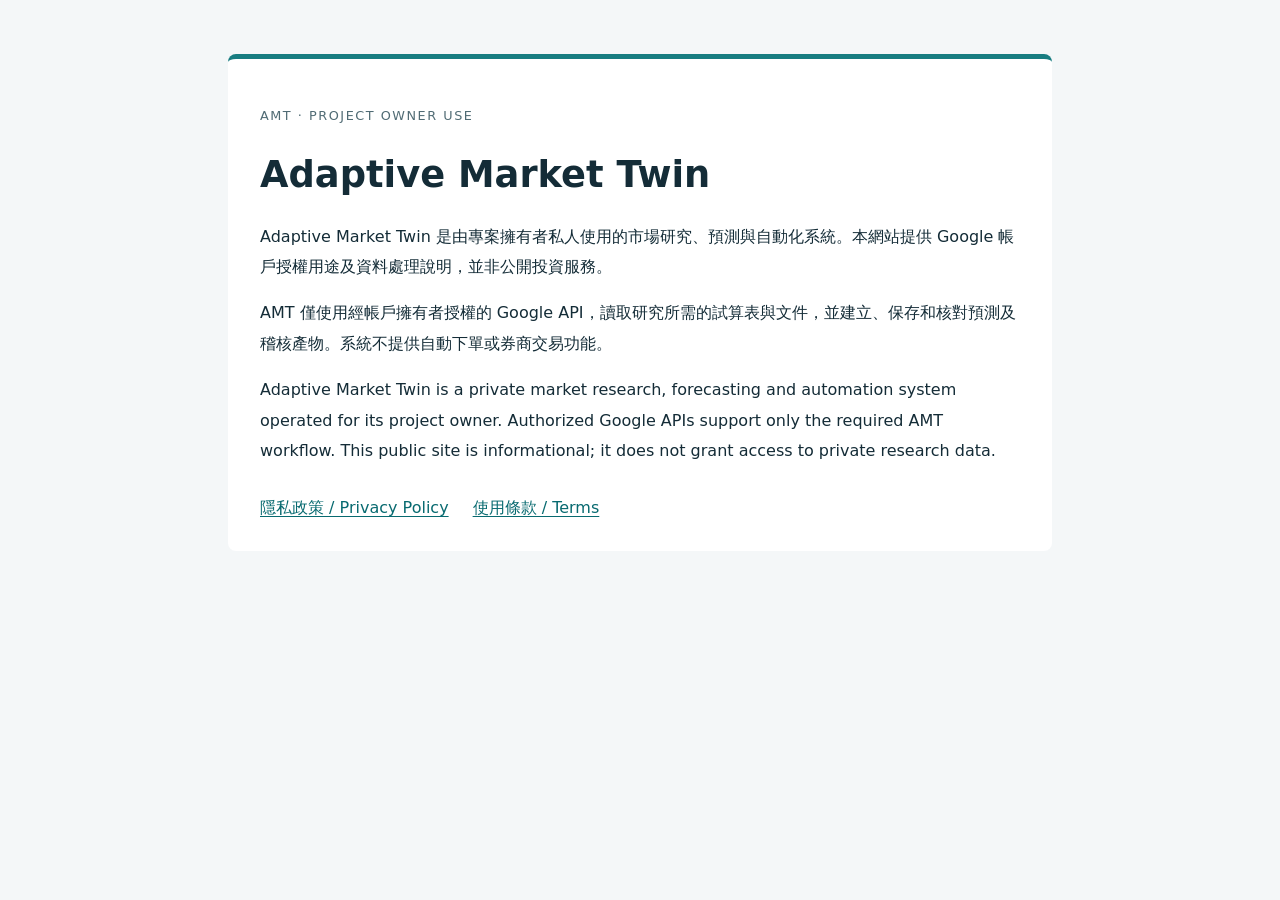
<file: index.html>
<!doctype html>
<html lang="zh-Hant"><head><meta charset="utf-8"><meta name="viewport" content="width=device-width,initial-scale=1"><title>Adaptive Market Twin</title><link rel="stylesheet" href="/style.css"></head><body><main>
<p class="label">AMT · PROJECT OWNER USE</p><h1>Adaptive Market Twin</h1>
<p>Adaptive Market Twin 是由專案擁有者私人使用的市場研究、預測與自動化系統。本網站提供 Google 帳戶授權用途及資料處理說明，並非公開投資服務。</p>
<p>AMT 僅使用經帳戶擁有者授權的 Google API，讀取研究所需的試算表與文件，並建立、保存和核對預測及稽核產物。系統不提供自動下單或券商交易功能。</p>
<p>Adaptive Market Twin is a private market research, forecasting and automation system operated for its project owner. Authorized Google APIs support only the required AMT workflow. This public site is informational; it does not grant access to private research data.</p>
<nav><a href="/privacy/">隱私政策 / Privacy Policy</a><a href="/terms/">使用條款 / Terms</a></nav>
</main></body></html>
</file>
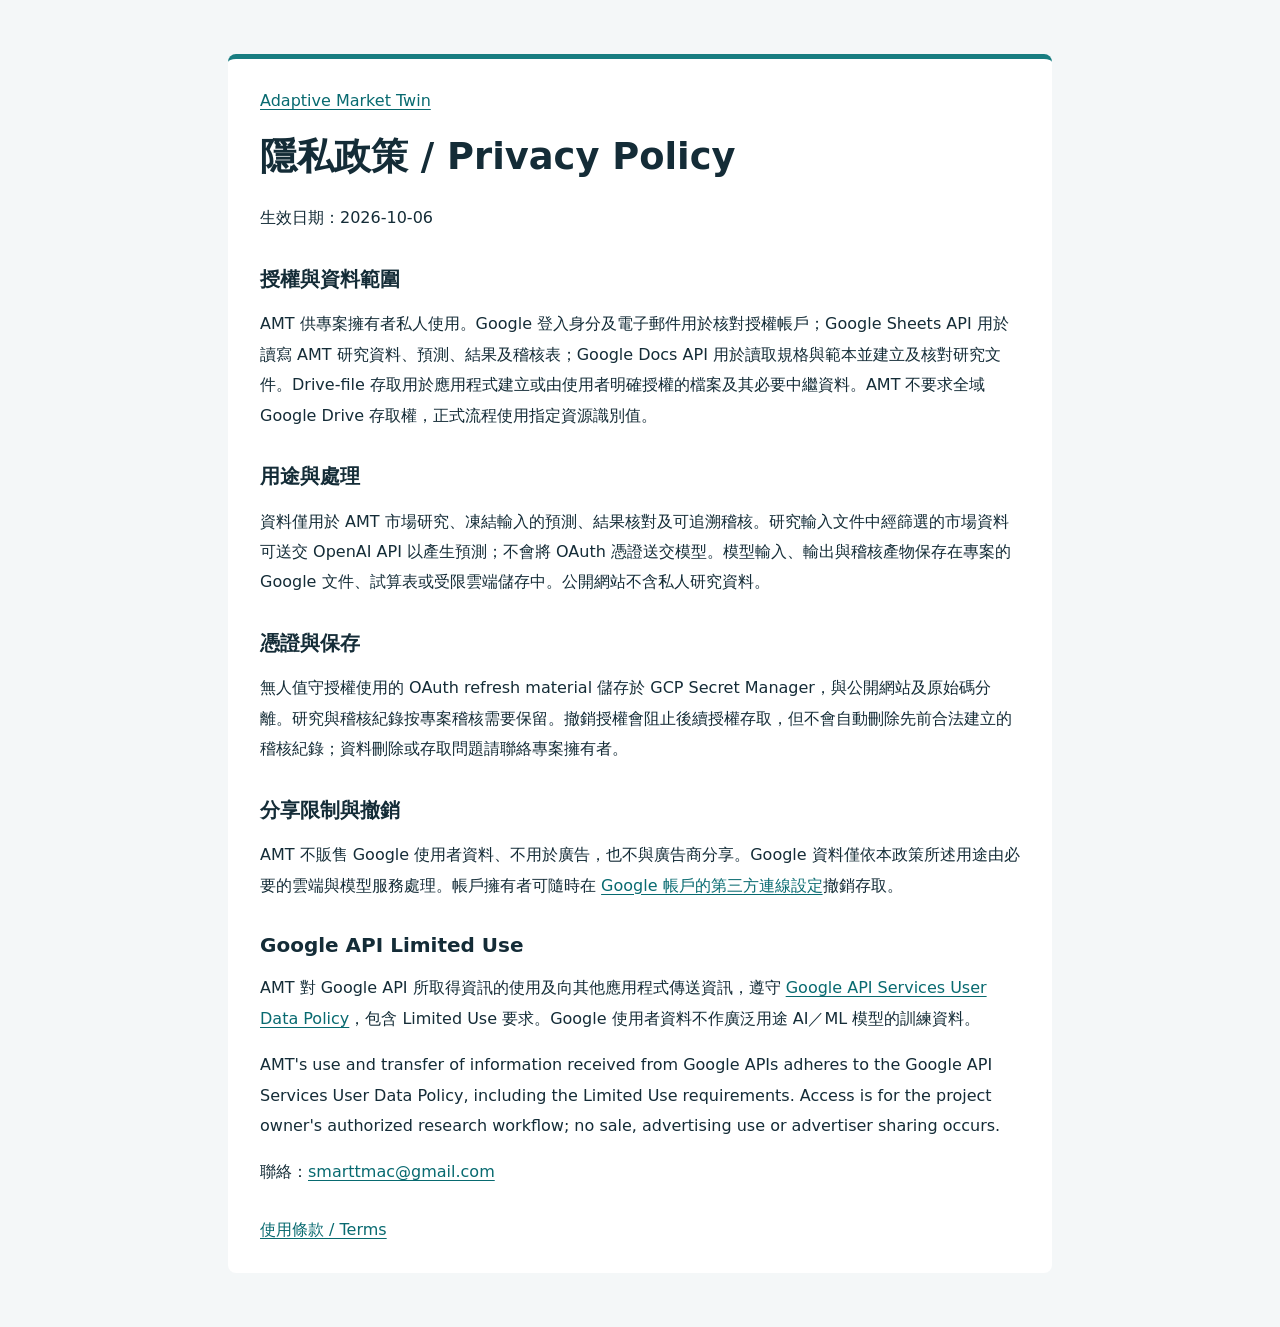
<file: privacy/index.html>
<!doctype html>
<html lang="zh-Hant"><head><meta charset="utf-8"><meta name="viewport" content="width=device-width,initial-scale=1"><title>Privacy · Adaptive Market Twin</title><link rel="stylesheet" href="/style.css"></head><body><main>
<a href="/">Adaptive Market Twin</a><h1>隱私政策 / Privacy Policy</h1><p>生效日期：2026-10-06</p>
<h2>授權與資料範圍</h2><p>AMT 供專案擁有者私人使用。Google 登入身分及電子郵件用於核對授權帳戶；Google Sheets API 用於讀寫 AMT 研究資料、預測、結果及稽核表；Google Docs API 用於讀取規格與範本並建立及核對研究文件。Drive-file 存取用於應用程式建立或由使用者明確授權的檔案及其必要中繼資料。AMT 不要求全域 Google Drive 存取權，正式流程使用指定資源識別值。</p>
<h2>用途與處理</h2><p>資料僅用於 AMT 市場研究、凍結輸入的預測、結果核對及可追溯稽核。研究輸入文件中經篩選的市場資料可送交 OpenAI API 以產生預測；不會將 OAuth 憑證送交模型。模型輸入、輸出與稽核產物保存在專案的 Google 文件、試算表或受限雲端儲存中。公開網站不含私人研究資料。</p>
<h2>憑證與保存</h2><p>無人值守授權使用的 OAuth refresh material 儲存於 GCP Secret Manager，與公開網站及原始碼分離。研究與稽核紀錄按專案稽核需要保留。撤銷授權會阻止後續授權存取，但不會自動刪除先前合法建立的稽核紀錄；資料刪除或存取問題請聯絡專案擁有者。</p>
<h2>分享限制與撤銷</h2><p>AMT 不販售 Google 使用者資料、不用於廣告，也不與廣告商分享。Google 資料僅依本政策所述用途由必要的雲端與模型服務處理。帳戶擁有者可隨時在 <a href="https://myaccount.google.com/connections">Google 帳戶的第三方連線設定</a>撤銷存取。</p>
<h2>Google API Limited Use</h2><p>AMT 對 Google API 所取得資訊的使用及向其他應用程式傳送資訊，遵守 <a href="https://developers.google.com/terms/api-services-user-data-policy">Google API Services User Data Policy</a>，包含 Limited Use 要求。Google 使用者資料不作廣泛用途 AI／ML 模型的訓練資料。</p>
<p>AMT's use and transfer of information received from Google APIs adheres to the Google API Services User Data Policy, including the Limited Use requirements. Access is for the project owner's authorized research workflow; no sale, advertising use or advertiser sharing occurs.</p>
<p>聯絡：<a href="mailto:smarttmac@gmail.com">smarttmac@gmail.com</a></p><nav><a href="/terms/">使用條款 / Terms</a></nav>
</main></body></html>
</file>
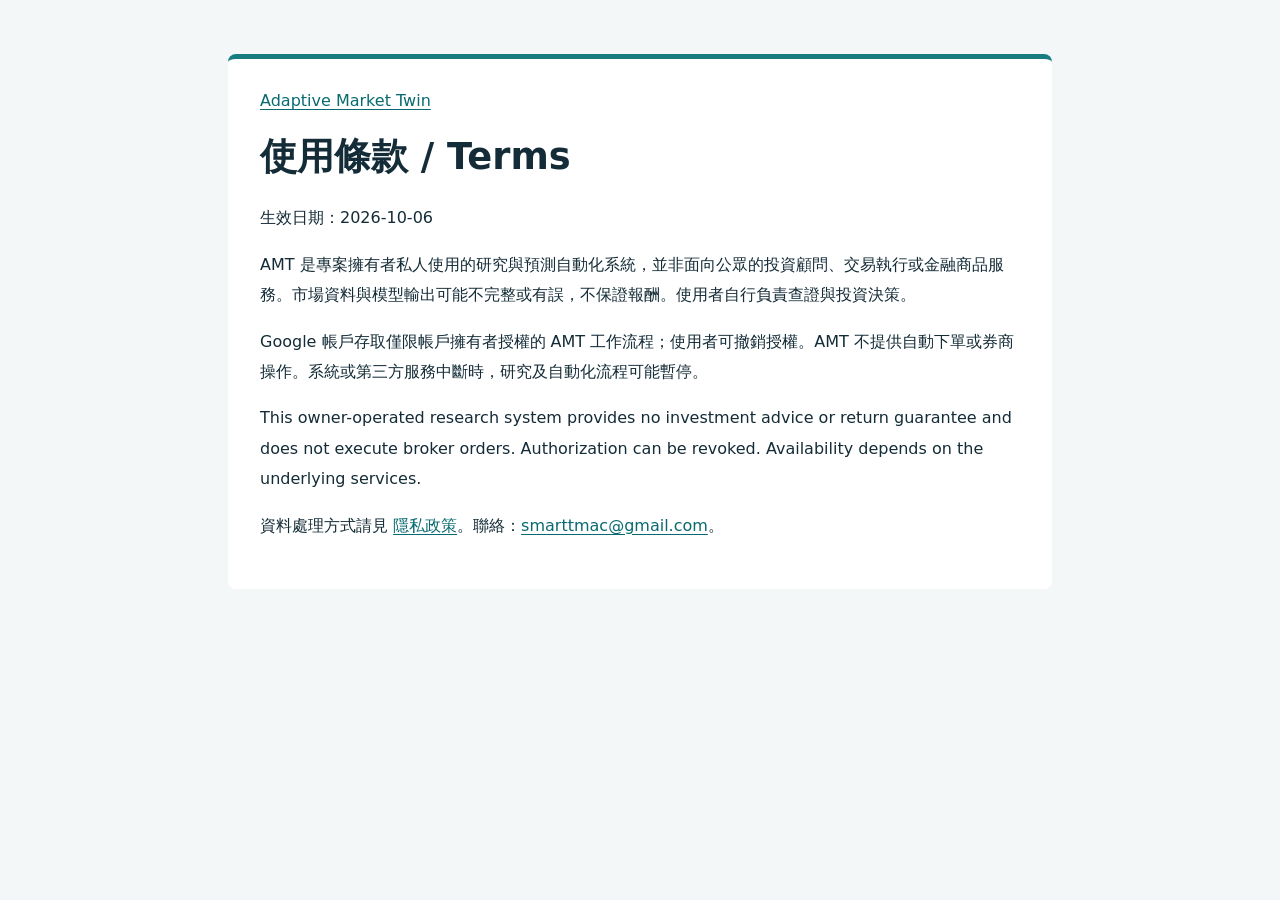
<file: terms/index.html>
<!doctype html>
<html lang="zh-Hant"><head><meta charset="utf-8"><meta name="viewport" content="width=device-width,initial-scale=1"><title>Terms · Adaptive Market Twin</title><link rel="stylesheet" href="/style.css"></head><body><main>
<a href="/">Adaptive Market Twin</a><h1>使用條款 / Terms</h1><p>生效日期：2026-10-06</p>
<p>AMT 是專案擁有者私人使用的研究與預測自動化系統，並非面向公眾的投資顧問、交易執行或金融商品服務。市場資料與模型輸出可能不完整或有誤，不保證報酬。使用者自行負責查證與投資決策。</p>
<p>Google 帳戶存取僅限帳戶擁有者授權的 AMT 工作流程；使用者可撤銷授權。AMT 不提供自動下單或券商操作。系統或第三方服務中斷時，研究及自動化流程可能暫停。</p>
<p>This owner-operated research system provides no investment advice or return guarantee and does not execute broker orders. Authorization can be revoked. Availability depends on the underlying services.</p>
<p>資料處理方式請見 <a href="/privacy/">隱私政策</a>。聯絡：<a href="mailto:smarttmac@gmail.com">smarttmac@gmail.com</a>。</p>
</main></body></html>
</file>
<file: style.css>
:root{color-scheme:light;font-family:system-ui,-apple-system,"Noto Sans TC",sans-serif;color:#142c37;background:#f4f7f8}body{margin:0}main{max-width:760px;margin:6vh auto;padding:32px;background:white;border-top:5px solid #187d81;border-radius:8px}h1{font-size:2.3rem;line-height:1.2}h2{font-size:1.25rem;margin-top:2rem}p{line-height:1.9}a{color:#086a70;text-underline-offset:3px}.label{letter-spacing:.12em;font-size:.8rem;color:#506b74}nav{display:flex;flex-wrap:wrap;gap:24px;margin-top:32px}@media(max-width:600px){main{margin:0;padding:24px;border-radius:0}h1{font-size:1.9rem}}
</file>
